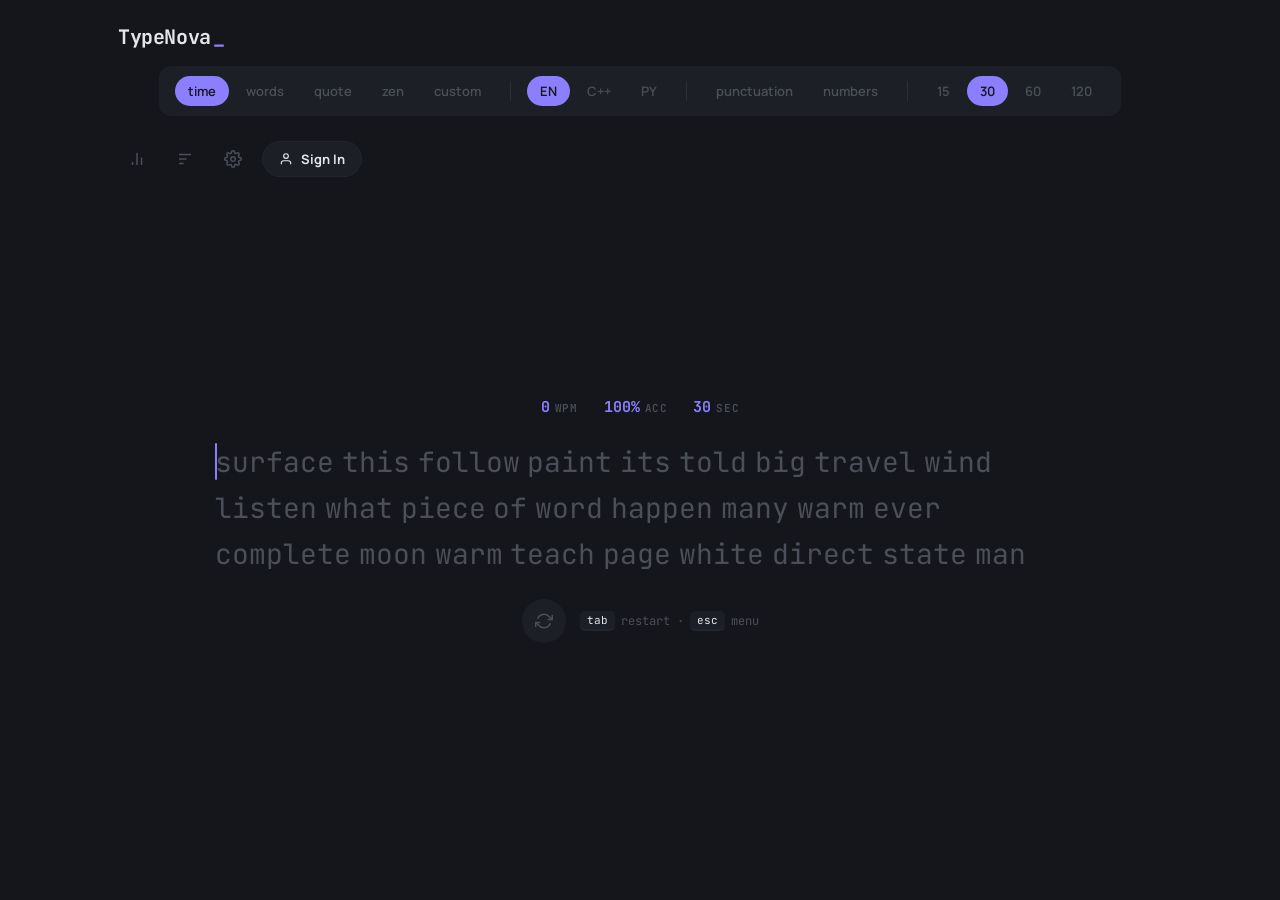
<file: index.html>
<!DOCTYPE html>
<html lang="en">
<head>
<meta charset="UTF-8">
<meta name="viewport" content="width=device-width, initial-scale=1.0, viewport-fit=cover">
<title>TypeNova_ Ultimate Edition</title>
<meta name="description" content="A fast, keyboard-first typing speed test with leaderboards, badges, and live stats.">
<link rel="preconnect" href="https://fonts.googleapis.com">
<link rel="preconnect" href="https://fonts.gstatic.com" crossorigin>
<link href="https://fonts.googleapis.com/css2?family=Manrope:wght@400;500;600;700;800&family=JetBrains+Mono:wght@400;500;600;700&family=Fira+Code:wght@400;500;600&family=IBM+Plex+Mono:wght@400;500;600&family=Space+Mono:wght@400;700&family=Roboto+Mono:wght@400;500;600&family=Source+Code+Pro:wght@400;500;600&display=swap" rel="stylesheet">
<style>
/* ============================= RESET & TOKENS ============================= */
*,*::before,*::after{box-sizing:border-box;margin:0;padding:0;}
html{color-scheme:dark;}
:root{
  --bg:#14161b; --panel:#1c1f26; --panel-2:#22262f; --text:#e4e6eb; --sub:#4b4f58;
  --error:#ff5c7a; --accent:#8b7fff; --accent2:#5eead4;
  --font-ui:'Manrope',sans-serif; --font-mono:'JetBrains Mono',monospace;
  --radius:10px; --shadow:0 20px 60px -20px rgba(0,0,0,.6);
}
.fs-sm{--test-fs:22px;} .fs-md{--test-fs:28px;} .fs-lg{--test-fs:34px;} .fs-xl{--test-fs:42px;}
@media (prefers-reduced-motion:reduce){ *,*::before,*::after{animation-duration:0.001ms !important;animation-iteration-count:1 !important;transition-duration:0.001ms !important;} }

body{
  min-height:100vh; background:var(--bg); color:var(--text); font-family:var(--font-ui);
  overflow-x:hidden; transition:background .25s ease,color .25s ease;
}
button,input,textarea{font:inherit;color:inherit;background:none;border:none;outline:none;}
button{cursor:pointer;} ul{list-style:none;} svg{display:block;}
::selection{background:var(--accent);color:var(--bg);}

/* ============================= LAYOUT & TOP BAR ============================= */
#app{ min-height:100vh; display:flex; flex-direction:column; max-width:1100px; margin:0 auto; padding:24px 28px 40px; }
#topBar{ display:flex; align-items:center; justify-content:space-between; gap:16px; flex-wrap:wrap; padding-bottom:22px; }
#logo{ font-family:var(--font-mono); font-weight:700; font-size:20px; letter-spacing:-0.02em; display:flex; align-items:center; gap:2px; user-select:none; }
#logo span{color:var(--accent);} #logoCaret{color:var(--accent); animation:blink 1s steps(1) infinite;}

#topRight{display:flex;align-items:center;gap:10px;}
.iconBtn{ width:38px;height:38px; display:flex;align-items:center;justify-content:center; border-radius:8px; color:var(--sub); transition:all .15s ease; }
.iconBtn:hover{background:var(--panel);color:var(--text);} .iconBtn:active{transform:scale(0.92);}
.iconBtn svg{width:18px;height:18px;}

/* Auth Button */
.userBtn { display: flex; align-items: center; gap: 8px; padding: 8px 16px; border-radius: 20px; background: var(--panel); color: var(--text); font-size: 13px; font-weight: 700; border: 1px solid var(--panel-2); transition: all 0.2s ease; cursor:pointer;}
.userBtn:hover { background: var(--panel-2); border-color: var(--accent); color: var(--accent); }
.userBtn svg { width: 14px; height: 14px; }
.userAvatar { width:20px; height:20px; border-radius:50%; background:var(--accent); color:var(--bg); display:none; align-items:center; justify-content:center; font-size:10px; font-weight:800; }

/* ---- mode config row ---- */
#modeConfig{ display:flex; align-items:center; justify-content:center; gap:10px; flex-wrap:wrap; padding:10px 16px; background:var(--panel); border-radius:12px; margin:0 auto 8px; transition:all .2s ease; }
#modeConfig.hidden{display:none;}
.configGroup{display:flex;align-items:center;gap:4px;flex-wrap:wrap;}
.configDivider{width:1px;height:20px;background:var(--sub);opacity:.35;margin:0 6px;}
.chip{ padding:6px 13px; border-radius:20px; font-size:13px; font-weight:600; color:var(--sub); display:flex;align-items:center;gap:6px; transition:all .15s ease; white-space:nowrap; }
.chip:hover{color:var(--text);} .chip.active{color:var(--bg);background:var(--accent);}
.chip svg{width:13px;height:13px;}
.toggleBtn.active{color:var(--accent2);background:transparent;}
.toggleBtn.active::after{content:'';display:inline-block;width:5px;height:5px;border-radius:50%;background:var(--accent2);margin-left:2px;}

#customPanel{ width:100%; display:flex; flex-direction:column; gap:10px; padding-top:8px; }
#customPanel.hidden{display:none;}
#customText{ width:100%;min-height:90px;resize:vertical; background:var(--panel-2); border-radius:8px;padding:12px; font-family:var(--font-mono);font-size:14px; color:var(--text); }
#customStartBtn{ align-self:flex-end; padding:8px 16px;border-radius:8px; background:var(--accent);color:var(--bg); font-weight:700;font-size:13px; }

/* ============================= TEST AREA ============================= */
#testWrap{ flex:1; display:flex; flex-direction:column; align-items:center; justify-content:center; gap:22px; padding:20px 0 40px; min-height:52vh; }
#liveStats{ display:flex;gap:26px; font-family:var(--font-mono); color:var(--accent); font-size:15px;font-weight:600; height:20px; }
#liveStats span{display:flex;align-items:baseline;gap:5px;}
#liveStats .lbl{color:var(--sub);font-size:11px;font-weight:600;text-transform:uppercase;letter-spacing:.06em;}
#liveStats .hidden{display:none;}

#typingArea{ position:relative; width:100%; max-width:850px; outline:none; cursor:text; }
#wordsViewport{ overflow:hidden; height:calc(var(--test-fs) * 1.65 * 3); transition:opacity .15s ease; }
#typingArea.blurred #wordsViewport{filter:blur(5px);opacity:.5;}
#focusHint{ position:absolute;inset:0; display:none; align-items:center;justify-content:center; font-size:14px;color:var(--sub); pointer-events:none; }
#typingArea.blurred #focusHint{display:flex;}

#wordsTrack{ display:flex;flex-wrap:wrap; align-content:flex-start; font-family:var(--font-mono); font-size:var(--test-fs); line-height:1.65; will-change:transform; transition:transform .2s ease; }
.word{ position:relative; margin:0 0.28em 0 0; white-space:nowrap; }
.letter{color:var(--sub);transition:color .06s ease;}
.letter.correct{color:var(--text);} .letter.incorrect{color:var(--error);} .letter.extra{color:var(--error);opacity:.65;}
.letter.missed{color:var(--error);text-decoration:underline;text-decoration-style:dotted;text-underline-offset:3px;}
.word.shake{animation:shake .18s ease;} .letter.flash{animation:flash .18s ease;}

#caret{ position:absolute;top:0;left:0; background:var(--accent); border-radius:1px; pointer-events:none; transition:transform .1s cubic-bezier(.3,.9,.4,1),opacity .1s ease; }
#caret.instant{transition:opacity .1s ease;} #caret.blink{animation:blink 1s steps(1) infinite;}
#caret.style-line{width:2px;} #caret.style-block{opacity:.28;} #caret.style-underline{opacity:1;} #caret.style-off{display:none;}
#hiddenInput{ position:absolute; opacity:0;pointer-events:none; width:1px;height:1px; }

#restartRow{ display:flex;align-items:center;gap:14px; }
#restartBtn{ width:44px;height:44px;border-radius:50%; background:var(--panel);color:var(--sub); display:flex;align-items:center;justify-content:center; transition:all .2s ease; }
#restartBtn:hover{background:var(--panel-2);color:var(--accent);}
#restartBtn.spin{transform:rotate(-360deg);}
#restartBtn svg{width:18px;height:18px;}
.hintText{font-size:12px;color:var(--sub);font-family:var(--font-mono);display:flex;align-items:center;gap:6px;}
kbd{ background:var(--panel); padding:2px 7px;border-radius:5px; font-family:var(--font-mono);font-size:11px; color:var(--text); border-bottom:2px solid var(--panel-2); }
#finishZenBtn{display:none;} #finishZenBtn.show{display:flex;}

/* ============================= RESULTS ============================= */
#resultsScreen{ flex:1; display:flex; flex-direction:column; align-items:center; justify-content:center; gap:26px; padding:20px 0 40px; animation:fadeUp .4s ease; }
#resultsScreen.hidden{display:none;}
#resultHead{ display:flex;align-items:baseline;gap:34px;flex-wrap:wrap;justify-content:center; }
#resultWpmBlock{text-align:left;}
#resultWpmBig{ font-family:var(--font-mono); font-weight:700; font-size:96px; line-height:1; color:var(--accent); letter-spacing:-0.03em; }
#resultWpmLabel{ font-size:13px;color:var(--sub);text-transform:uppercase;letter-spacing:.08em;font-weight:700;margin-top:6px; }
#resultAccBlock #resultAccBig{ font-family:var(--font-mono);font-weight:700;font-size:52px;color:var(--accent2);line-height:1; }
#resultAccBlock{text-align:left;}

#pbBadge{ display:none; align-items:center;gap:6px; padding:6px 14px;border-radius:20px; background:rgba(94,234,212,.12); color:var(--accent2); font-weight:700;font-size:12.5px; animation:pulse 1.6s ease infinite; }
#pbBadge.show{display:inline-flex;}
#failBadge{ display:none; padding:6px 14px;border-radius:20px; background:rgba(255,92,122,.12); color:var(--error);font-weight:700;font-size:12.5px; }
#failBadge.show{display:inline-block;}

#newBadgesPanel { display:none; flex-direction:column; align-items:center; gap:12px; padding:16px; background:var(--panel); border-radius:12px; border:1px solid var(--accent); animation:pulse 2s infinite; }
.badgeItem { display:inline-flex; align-items:center; gap:6px; padding:6px 12px; border-radius:20px; background:var(--panel-2); font-size:12px; font-weight:700; color:var(--accent2); }

#resultStatsGrid{ display:grid; grid-template-columns:repeat(4,minmax(110px,1fr)); gap:22px 34px; font-family:var(--font-mono); }
.statCell .statVal{font-size:20px;font-weight:600;color:var(--text);} .statCell .statLbl{font-size:11px;color:var(--sub);text-transform:uppercase;letter-spacing:.06em;margin-top:3px;}

#chartWrap{ width:100%;max-width:760px; background:var(--panel); border-radius:14px; padding:18px 18px 8px; }
#chartLegend{display:flex;gap:18px;font-size:11.5px;color:var(--sub);padding-bottom:6px;font-family:var(--font-mono);}
#chartLegend span{display:flex;align-items:center;gap:6px;}
.legendDot{width:8px;height:8px;border-radius:50%;}
#wpmChart{width:100%;height:170px;}
.chartLine{fill:none;stroke-width:2;stroke-linejoin:round;stroke-linecap:round;}
.chartLineWpm{stroke:var(--accent);} .chartLineRaw{stroke:var(--accent2);stroke-dasharray:4 4;opacity:.7;}
.chartErrTick{fill:var(--error);} .chartAxisText{fill:var(--sub);font-family:var(--font-mono);font-size:9px;} .chartGrid{stroke:var(--sub);stroke-opacity:.12;}

#recentWrap{width:100%;max-width:760px;}
#recentWrap h4{font-size:11px;color:var(--sub);text-transform:uppercase;letter-spacing:.07em;margin-bottom:8px;font-weight:700;}
#recentList{display:flex;flex-direction:column;gap:4px;}
.recentRow{ display:flex;justify-content:space-between;align-items:center; padding:8px 12px;border-radius:8px;background:var(--panel); font-family:var(--font-mono);font-size:12.5px;color:var(--sub); }
.recentRow b{color:var(--text);} .recentRow .rMode{color:var(--sub);}

#resultActions{display:flex;gap:12px;}
.btnPrimary,.btnGhost{ padding:11px 22px;border-radius:10px;font-weight:700;font-size:13.5px; display:flex;align-items:center;gap:8px; transition:transform .15s ease,background .15s ease; }
.btnPrimary{background:var(--accent);color:var(--bg);} .btnPrimary:hover{transform:translateY(-1px);}
.btnGhost{background:var(--panel);color:var(--text);} .btnGhost:hover{background:var(--panel-2);}

/* ============================= OVERLAYS ============================= */
.overlay{ position:fixed;inset:0; background:rgba(6,7,9,.6); backdrop-filter:blur(6px); display:flex;align-items:center;justify-content:center; z-index:50; padding:24px; animation:fadeIn .15s ease; }
.overlay.hidden{display:none;}
.modalPanel{ width:100%;max-width:640px;max-height:80vh;overflow-y:auto; background:var(--panel);border-radius:16px; padding:26px 26px 30px; box-shadow:var(--shadow); }
.modalPanel::-webkit-scrollbar{width:8px;} .modalPanel::-webkit-scrollbar-thumb{background:var(--panel-2);border-radius:8px;}
.modalHead{display:flex;justify-content:space-between;align-items:center;margin-bottom:18px;}
.modalHead h2{font-size:17px;font-weight:800; display:flex; align-items:center; gap:8px;}

/* Auth & Leaderboard Custom UI */
.authInput { width:100%; background:var(--panel-2); color:var(--text); padding:12px 16px; border-radius:10px; font-size:14px; font-family:var(--font-mono); margin-bottom:12px; border:1px solid transparent; transition:border 0.2s;}
.authInput:focus { border-color:var(--accent); }
.authBtn { width:100%; padding:12px; border-radius:10px; background:var(--accent); color:var(--bg); font-weight:700; font-size:14px; margin-top:8px; transition:transform 0.1s;}
.authBtn:active { transform:scale(0.98); }
.lbRow { display:flex; justify-content:space-between; align-items:center; padding:12px 16px; border-radius:10px; background:var(--panel-2); margin-bottom:8px; transition:transform 0.1s; }
.lbRow:hover { transform:translateX(4px); border-left:3px solid var(--accent); }
.lbRank { font-family:var(--font-mono); font-weight:800; font-size:16px; color:var(--sub); width:30px; }
.lbUser { flex:1; font-weight:700; font-size:14px; display:flex; align-items:center; gap:8px;}
.lbWpm { font-family:var(--font-mono); font-weight:800; font-size:20px; color:var(--accent); }
.lbBadges { display:flex; gap:4px; margin-right: 12px; }
.badgeIcon { font-size:14px; cursor:help; }

/* Settings Panels */
.settingsSection{margin-bottom:22px;}
.settingsSection h3{ font-size:11px;color:var(--sub);text-transform:uppercase;letter-spacing:.08em; margin-bottom:12px;font-weight:700; }
.settingRow{ display:flex;justify-content:space-between;align-items:center; padding:9px 0;gap:14px;flex-wrap:wrap; }
.settingRow > span:first-child{font-size:13.5px;color:var(--text);font-weight:600;}
.segGroup{display:flex;gap:4px;background:var(--panel-2);padding:3px;border-radius:9px;}
.segGroup button{ padding:6px 12px;border-radius:6px;font-size:12px;font-weight:700;color:var(--sub); transition:all .15s ease; }
.segGroup button.active{background:var(--accent);color:var(--bg);}
.switch{ width:38px;height:22px;border-radius:20px;background:var(--panel-2); position:relative;transition:background .15s ease;flex-shrink:0; }
.switch::after{ content:'';position:absolute;top:2px;left:2px;width:18px;height:18px;border-radius:50%; background:var(--sub);transition:transform .15s ease,background .15s ease; }
.switch.on{background:rgba(139,127,255,.25);} .switch.on::after{transform:translateX(16px);background:var(--accent);}

.themeGrid{display:grid;grid-template-columns:repeat(auto-fill,minmax(130px,1fr));gap:10px;}
.themeSwatch{ display:flex;align-items:center;gap:8px; padding:8px 10px;border-radius:9px;background:var(--panel-2); border:1.5px solid transparent; font-size:12px;font-weight:700; transition:border-color .15s ease; }
.themeSwatch.active{border-color:var(--accent);}
.swatchDots{display:flex;gap:3px;} .swatchDot{width:9px;height:9px;border-radius:50%;}
select.selectMini{ background:var(--panel-2);padding:7px 10px;border-radius:7px;font-size:12.5px;font-weight:600; max-width:170px; }
input[type=range]{width:110px;accent-color:var(--accent);}
.settingsFooterRow{display:flex;gap:10px;margin-top:6px;}
.smallGhostBtn{ padding:8px 14px;border-radius:8px;background:var(--panel-2);color:var(--sub);font-size:12px;font-weight:700; }
.smallGhostBtn:hover{color:var(--error);}

/* ---- command palette ---- */
#paletteInputRow{display:flex;align-items:center;gap:10px;padding:14px 18px;border-bottom:1px solid var(--panel-2);}
#paletteInputRow svg{width:16px;height:16px;color:var(--sub);flex-shrink:0;}
#paletteInput{flex:1;font-size:14px;color:var(--text);} #paletteInput::placeholder{color:var(--sub);}
#paletteList{max-height:340px;overflow-y:auto;padding:8px;}
.paletteItem{ display:flex;justify-content:space-between;align-items:center; padding:10px 12px;border-radius:8px;font-size:13.5px;color:var(--text); cursor:pointer;}
.paletteItem .pCat{color:var(--sub);font-size:11px;} .paletteItem.sel{background:var(--panel-2);}
.paletteEmpty{padding:20px;text-align:center;color:var(--sub);font-size:13px;}

/* ---- toast ---- */
#toast{ position:fixed;bottom:26px;left:50%; transform:translate(-50%,20px); background:var(--panel);color:var(--text); padding:11px 20px;border-radius:24px; font-size:13px;font-weight:600; box-shadow:var(--shadow); opacity:0;pointer-events:none; transition:opacity .2s ease,transform .2s ease; z-index:80; display:flex;align-items:center;gap:8px; }
#toast.show{opacity:1;transform:translate(-50%,0);} #toast .dot{width:6px;height:6px;border-radius:50%;background:var(--accent2);}

/* ============================= ANIMATIONS ============================= */
@keyframes blink{0%,50%{opacity:1;}50.01%,100%{opacity:0;}}
@keyframes shake{ 0%,100%{transform:translateX(0);} 25%{transform:translateX(-4px);} 75%{transform:translateX(4px);} }
@keyframes flash{0%{filter:brightness(1.8);}100%{filter:brightness(1);}}
@keyframes fadeUp{from{opacity:0;transform:translateY(14px);}to{opacity:1;transform:translateY(0);}}
@keyframes fadeIn{from{opacity:0;}to{opacity:1;}}
@keyframes pulse{0%,100%{box-shadow:0 0 0 0 rgba(94,234,212,.35);}50%{box-shadow:0 0 0 6px rgba(94,234,212,0);}}

@media (max-width:720px){
  #app{padding:16px 16px 28px;} #resultWpmBig{font-size:64px;} #resultAccBlock #resultAccBig{font-size:36px;}
  #resultStatsGrid{grid-template-columns:repeat(2,1fr);gap:16px 24px;}
  .fs-md{--test-fs:22px;} .fs-lg{--test-fs:26px;} .fs-xl{--test-fs:32px;}
  #resultHead{gap:20px;} #modeConfig{gap:6px;padding:8px 10px;} .configDivider{margin:0 3px;}
}
</style>
</head>
<body>
<div id="app">

  <!-- ===================== TOP BAR ===================== -->
  <header id="topBar">
    <div id="logo">TypeNova<span id="logoCaret">_</span></div>

    <div id="modeConfig">
      <div class="configGroup" id="modeGroup">
        <button class="chip active" data-mode="time">time</button>
        <button class="chip" data-mode="words">words</button>
        <button class="chip" data-mode="quote">quote</button>
        <button class="chip" data-mode="zen">zen</button>
        <button class="chip" data-mode="custom">custom</button>
      </div>
      <div class="configDivider" id="divider1"></div>
      
      <div class="configGroup" id="langGroup">
        <button class="chip active" data-lang="english">EN</button>
        <button class="chip" data-lang="c_code">C++</button>
        <button class="chip" data-lang="python">PY</button>
      </div>
      <div class="configDivider" id="divider3"></div>

      <div class="configGroup" id="toggleGroup">
        <button class="chip toggleBtn" data-toggle="punctuation">punctuation</button>
        <button class="chip toggleBtn" data-toggle="numbers">numbers</button>
      </div>
      <div class="configDivider" id="divider2"></div>
      <div class="configGroup" id="amountGroup">
        <!-- Injected via JS -->
      </div>

      <div id="customPanel" class="hidden">
        <textarea id="customText" placeholder="Paste or type the text you want to practice on…"></textarea>
        <button id="customStartBtn">Start test →</button>
      </div>
    </div>

    <div id="topRight">
      <button class="iconBtn" id="leaderboardBtn" title="Global Leaderboard">
        <svg viewBox="0 0 24 24" fill="none" stroke="currentColor" stroke-width="2"><path d="M18 20V10M12 20V4M6 20v-4"/></svg>
      </button>
      <button class="iconBtn" id="paletteBtn" title="Command menu (Esc)">
        <svg viewBox="0 0 24 24" fill="none" stroke="currentColor" stroke-width="2"><path d="M4 6h16M4 12h10M4 18h6"/></svg>
      </button>
      <button class="iconBtn" id="settingsBtn" title="Settings">
        <svg viewBox="0 0 24 24" fill="none" stroke="currentColor" stroke-width="2"><circle cx="12" cy="12" r="3"/><path d="M19.4 15a1.65 1.65 0 00.33 1.82l.06.06a2 2 0 11-2.83 2.83l-.06-.06a1.65 1.65 0 00-1.82-.33 1.65 1.65 0 00-1 1.51V21a2 2 0 01-4 0v-.09A1.65 1.65 0 009 19.4a1.65 1.65 0 00-1.82.33l-.06.06a2 2 0 11-2.83-2.83l.06-.06A1.65 1.65 0 004.6 15a1.65 1.65 0 00-1.51-1H3a2 2 0 010-4h.09A1.65 1.65 0 004.6 9a1.65 1.65 0 00-.33-1.82l-.06-.06a2 2 0 112.83-2.83l.06.06A1.65 1.65 0 009 4.6a1.65 1.65 0 001-1.51V3a2 2 0 014 0v.09a1.65 1.65 0 001 1.51 1.65 1.65 0 001.82-.33l.06-.06a2 2 0 112.83 2.83l-.06.06A1.65 1.65 0 0019.4 9a1.65 1.65 0 001.51 1H21a2 2 0 010 4h-.09a1.65 1.65 0 00-1.51 1z"/></svg>
      </button>
      <button class="userBtn" id="authTriggerBtn">
        <div class="userAvatar" id="userAvatar">?</div>
        <svg id="authIcon" viewBox="0 0 24 24" fill="none" stroke="currentColor" stroke-width="2"><path d="M20 21v-2a4 4 0 0 0-4-4H8a4 4 0 0 0-4 4v2"/><circle cx="12" cy="7" r="4"/></svg>
        <span id="authLabel">Sign In</span>
      </button>
    </div>
  </header>

  <!-- ===================== TEST AREA ===================== -->
  <main id="testWrap">
    <div id="liveStats">
      <span id="liveWpmWrap"><b id="liveWpm">0</b><span class="lbl">wpm</span></span>
      <span id="liveAccWrap"><b id="liveAcc">100%</b><span class="lbl">acc</span></span>
      <span id="liveTimeWrap"><b id="liveTime">30</b><span class="lbl" id="liveTimeLbl">sec</span></span>
    </div>
    <div id="typingArea" tabindex="0">
      <div id="wordsViewport"><div id="wordsTrack"></div></div>
      <div id="caret" class="style-line"></div>
      <div id="focusHint">click here or press any key to focus</div>
      <input id="hiddenInput" autocomplete="off" autocapitalize="off" autocorrect="off" spellcheck="false" maxlength="1">
    </div>
    <div id="restartRow">
      <button id="restartBtn" title="Restart (Tab)"><svg viewBox="0 0 24 24" fill="none" stroke="currentColor" stroke-width="2"><path d="M23 4v6h-6M1 20v-6h6"/><path d="M3.51 9a9 9 0 0114.85-3.36L23 10M1 14l4.64 4.36A9 9 0 0020.49 15"/></svg></button>
      <span class="hintText"><kbd>tab</kbd> restart · <kbd>esc</kbd> menu</span>
      <button id="finishZenBtn" class="btnGhost">Finish test</button>
    </div>
  </main>

  <!-- ===================== RESULTS ===================== -->
  <section id="resultsScreen" class="hidden">
    <div id="resultHead">
      <div id="resultWpmBlock"><div id="resultWpmBig">0</div><div id="resultWpmLabel">words / min</div></div>
      <div id="resultAccBlock"><div id="resultAccBig">0%</div><div id="resultWpmLabel">accuracy</div></div>
      <span id="pbBadge">★ new personal best</span>
      <span id="failBadge">test failed</span>
    </div>

    <!-- Achievement Unlock Notification -->
    <div id="newBadgesPanel">
        <span style="font-size: 11px; color: var(--sub); text-transform: uppercase; font-weight: 800;">Achievement Unlocked!</span>
        <div id="newBadgesContainer" style="display:flex; gap:8px;"></div>
    </div>

    <div id="resultStatsGrid">
      <div class="statCell"><div class="statVal" id="statRaw">0</div><div class="statLbl">raw wpm</div></div>
      <div class="statCell"><div class="statVal" id="statConsistency">0%</div><div class="statLbl">consistency</div></div>
      <div class="statCell"><div class="statVal" id="statChars">0/0/0/0</div><div class="statLbl">chars (ok/err/ex/mis)</div></div>
      <div class="statCell"><div class="statVal" id="statTime">0s</div><div class="statLbl">time</div></div>
      <div class="statCell"><div class="statVal" id="statMode">time 30</div><div class="statLbl">test mode</div></div>
      <div class="statCell"><div class="statVal" id="statDiff">normal</div><div class="statLbl">difficulty</div></div>
    </div>

    <div id="chartWrap">
      <div id="chartLegend">
        <span><i class="legendDot" style="background:var(--accent)"></i>wpm</span>
        <span><i class="legendDot" style="background:var(--accent2)"></i>raw</span>
        <span><i class="legendDot" style="background:var(--error)"></i>error</span>
      </div>
      <svg id="wpmChart" viewBox="0 0 700 170" preserveAspectRatio="none"></svg>
    </div>

    <div id="recentWrap">
      <h4>recent tests</h4>
      <div id="recentList"></div>
    </div>

    <div id="resultActions">
      <button class="btnPrimary" id="nextTestBtn">Next test <kbd style="background:rgba(0,0,0,.2);border-color:transparent;color:inherit">tab</kbd></button>
      <button class="btnGhost" id="repeatTestBtn">Repeat</button>
    </div>
  </section>
</div>

<!-- ===================== AUTH & PROFILE OVERLAY ===================== -->
<div class="overlay hidden" id="authOverlay">
  <div class="modalPanel">
    <div class="modalHead">
      <h2 id="authModalTitle">Sign In</h2>
      <button class="iconBtn" onclick="closeModal('authOverlay')"><svg viewBox="0 0 24 24" fill="none" stroke="currentColor" stroke-width="2"><path d="M18 6L6 18M6 6l12 12"/></svg></button>
    </div>
    <div id="loginView">
        <p style="font-size:13px; color:var(--sub); margin-bottom:20px;">Log in to save your personal bests, earn achievement badges, and climb the global leaderboard.</p>
        <input type="text" id="usernameInput" class="authInput" placeholder="Enter Username (e.g. Guest_Typist)" autocomplete="off">
        <button class="authBtn" onclick="handleLogin()">Authenticate Terminal</button>
    </div>
    <div id="profileView" class="hidden">
        <div style="display:flex; align-items:center; gap:16px; margin-bottom:24px;">
            <div class="userAvatar" id="profileAvatar" style="width:60px; height:60px; font-size:24px; display:flex;">?</div>
            <div>
                <h3 id="profileName" style="font-size:20px; font-weight:800; color:var(--text);">Username</h3>
                <p id="profileHighscore" style="font-size:14px; font-family:var(--font-mono); color:var(--accent);">Highscore: 0 WPM</p>
            </div>
        </div>
        <div style="margin-bottom:20px;">
            <span style="font-size:11px; color:var(--sub); text-transform:uppercase; font-weight:800;">Earned Badges</span>
            <div id="profileBadges" style="display:flex; gap:8px; flex-wrap:wrap; margin-top:8px;"></div>
        </div>
        <button class="authBtn" style="background:var(--panel-2); color:var(--error);" onclick="handleLogout()">Sign Out</button>
    </div>
  </div>
</div>

<!-- ===================== LEADERBOARD OVERLAY ===================== -->
<div class="overlay hidden" id="leaderboardOverlay">
  <div class="modalPanel" style="max-width: 650px;">
    <div class="modalHead">
      <h2><svg viewBox="0 0 24 24" width="20" fill="none" stroke="var(--accent)" stroke-width="2"><path d="M18 20V10M12 20V4M6 20v-4"/></svg> Global Leaderboard</h2>
      <button class="iconBtn" onclick="closeModal('leaderboardOverlay')"><svg viewBox="0 0 24 24" fill="none" stroke="currentColor" stroke-width="2"><path d="M18 6L6 18M6 6l12 12"/></svg></button>
    </div>
    <div id="leaderboardList">
        <!-- Rendered via JS -->
    </div>
  </div>
</div>

<!-- ===================== SETTINGS OVERLAY ===================== -->
<div class="overlay hidden" id="settingsOverlay">
  <div class="modalPanel">
    <div class="modalHead">
      <h2>Settings</h2>
      <button class="iconBtn" id="closeSettingsBtn"><svg viewBox="0 0 24 24" fill="none" stroke="currentColor" stroke-width="2"><path d="M18 6L6 18M6 6l12 12"/></svg></button>
    </div>
    <div class="settingsSection">
      <h3>Behavior</h3>
      <div class="settingRow">
        <span>Difficulty</span>
        <div class="segGroup" data-setting="difficulty">
          <button data-val="normal">normal</button><button data-val="expert">expert</button><button data-val="master">master</button>
        </div>
      </div>
      <div class="settingRow">
        <span>Stop on error</span>
        <div class="segGroup" data-setting="stopOnError">
          <button data-val="off">off</button><button data-val="word">word</button><button data-val="letter">letter</button>
        </div>
      </div>
      <div class="settingRow"><span>Blind mode</span><button class="switch" data-setting="blindMode"></button></div>
    </div>
    <div class="settingsSection">
      <h3>Sound (TypeNova Mechanical Synth)</h3>
      <div class="settingRow"><span>Click sound</span><button class="switch" data-setting="soundOnClick"></button></div>
      <div class="settingRow"><span>Volume</span><input type="range" min="0" max="1" step="0.05" id="volumeSlider"></div>
    </div>
    <div class="settingsSection">
      <h3>Caret</h3>
      <div class="settingRow">
        <span>Style</span>
        <div class="segGroup" data-setting="caretStyle">
          <button data-val="line">line</button><button data-val="block">block</button><button data-val="underline">underline</button><button data-val="off">off</button>
        </div>
      </div>
      <div class="settingRow"><span>Smooth caret</span><button class="switch" data-setting="smoothCaret"></button></div>
      <div class="settingRow"><span>Blink</span><button class="switch" data-setting="caretBlink"></button></div>
    </div>
    <div class="settingsSection">
      <h3>Appearance</h3>
      <div class="settingRow"><span>Theme</span></div>
      <div class="themeGrid" id="themeGrid"></div>
      <div class="settingRow" style="margin-top:14px;"><span>Font</span><select class="selectMini" id="fontSelect"></select></div>
      <div class="settingRow">
        <span>Font size</span>
        <div class="segGroup" data-setting="fontSize">
          <button data-val="sm">S</button><button data-val="md">M</button><button data-val="lg">L</button><button data-val="xl">XL</button>
        </div>
      </div>
    </div>
    <div class="settingsSection">
      <h3>Live stats</h3>
      <div class="settingRow"><span>Live WPM</span><button class="switch" data-setting="liveWpm"></button></div>
      <div class="settingRow"><span>Live accuracy</span><button class="switch" data-setting="liveAcc"></button></div>
      <div class="settingRow"><span>Live timer / progress</span><button class="switch" data-setting="liveTimer"></button></div>
    </div>
    <div class="settingsSection">
      <h3>Data</h3>
      <div class="settingsFooterRow">
        <button class="smallGhostBtn" id="resetSettingsBtn">Reset settings</button>
        <button class="smallGhostBtn" id="clearHistoryBtn">Clear history &amp; PBs</button>
      </div>
    </div>
  </div>
</div>

<!-- ===================== COMMAND PALETTE OVERLAY ===================== -->
<div class="overlay hidden" id="paletteOverlay">
  <div class="modalPanel" id="commandPalette" style="padding:0;">
    <div id="paletteInputRow">
      <svg viewBox="0 0 24 24" fill="none" stroke="currentColor" stroke-width="2"><circle cx="11" cy="11" r="8"/><path d="M21 21l-4.35-4.35"/></svg>
      <input id="paletteInput" placeholder="Type a command…" autocomplete="off">
    </div>
    <ul id="paletteList"></ul>
  </div>
</div>

<div id="toast"><i class="dot"></i><span id="toastText"></span></div>

<script>
(function(){
"use strict";

/* ============================================================
   DOM UTILITIES
   ============================================================ */
var $ = function(id){ return document.getElementById(id); };

/* ============================================================
   CLIENT-SIDE DATABASE & AUTH LOGIC (localStorage)
   ============================================================ */
const DEFAULT_USERS = {
    "KULKARNI PRANAV PRAHALAD": { wpm: 145, tests: 112, badges: ["🏆 C-Syntax Master", "⚡ RTX Overclocked", "⌨️ Fast Fingers"] },
    "Vikram Choudhar": { wpm: 121, tests: 45, badges: ["🔥 Speed Demon", "⌨️ Fast Fingers"] },
    "Guest_Typist": { wpm: 85, tests: 12, badges: ["⌨️ Fast Fingers"] }
};

let UsersDB = JSON.parse(localStorage.getItem("typenova_users")) || DEFAULT_USERS;
let currentUser = localStorage.getItem("typenova_current_user") || null;

function saveDB() {
    localStorage.setItem("typenova_users", JSON.stringify(UsersDB));
    localStorage.setItem("typenova_current_user", currentUser || "");
}

function updateAuthUI() {
    const lbl = $("authLabel"), icon = $("authIcon"), avatar = $("userAvatar");
    if (currentUser) {
        lbl.textContent = currentUser.split(" ")[0]; 
        icon.style.display = "none";
        avatar.style.display = "flex";
        avatar.textContent = currentUser.charAt(0).toUpperCase();
    } else {
        lbl.textContent = "Sign In";
        icon.style.display = "block";
        avatar.style.display = "none";
    }
}

window.handleLogin = function() {
    const input = $("usernameInput").value.trim();
    if (!input) return;
    if (!UsersDB[input]) UsersDB[input] = { wpm: 0, tests: 0, badges: [] }; 
    currentUser = input; saveDB(); updateAuthUI(); closeModal('authOverlay');
    $("usernameInput").value = "";
    showToast(`Welcome back, ${currentUser.split(" ")[0]}`);
};

window.handleLogout = function() {
    currentUser = null; saveDB(); updateAuthUI(); closeModal('authOverlay');
    showToast("Signed out successfully");
};

window.openAuthModal = function() {
    $("authOverlay").classList.remove("hidden");
    if (currentUser) {
        $("loginView").classList.add("hidden");
        $("profileView").classList.remove("hidden");
        $("authModalTitle").textContent = "Player Profile";
        $("profileName").textContent = currentUser;
        $("profileAvatar").textContent = currentUser.charAt(0).toUpperCase();
        $("profileHighscore").textContent = `Global Highscore: ${UsersDB[currentUser].wpm} WPM`;
        
        const badgeBox = $("profileBadges");
        badgeBox.innerHTML = "";
        const userBadges = UsersDB[currentUser].badges;
        if (userBadges.length === 0) badgeBox.innerHTML = "<span style='color:var(--sub); font-size:12px;'>No badges earned yet. Keep typing!</span>";
        userBadges.forEach(b => badgeBox.innerHTML += `<div class="badgeItem">${b}</div>`);
    } else {
        $("loginView").classList.remove("hidden");
        $("profileView").classList.add("hidden");
        $("authModalTitle").textContent = "Sign In";
        setTimeout(() => $("usernameInput").focus(), 50);
    }
};

window.closeModal = function(id) { 
    var el = typeof id === "string" ? $(id) : id;
    if(el) el.classList.add("hidden"); 
    focusInput(); 
};

window.openLeaderboard = function() {
    $("leaderboardOverlay").classList.remove("hidden");
    const list = $("leaderboardList"); list.innerHTML = "";
    
    const sortedUsers = Object.keys(UsersDB).sort((a, b) => UsersDB[b].wpm - UsersDB[a].wpm);
    sortedUsers.forEach((user, index) => {
        const data = UsersDB[user];
        const isMe = user === currentUser;
        let badgesHTML = data.badges.map(b => `<span class="badgeIcon" title="${b}">${b.split(' ')[0]}</span>`).join('');
        list.innerHTML += `
            <div class="lbRow" style="${isMe ? 'border-left: 3px solid var(--accent); background: var(--panel);' : ''}">
                <div class="lbRank">#${index + 1}</div>
                <div class="lbUser">${user} ${isMe ? '<span style="font-size:10px; color:var(--accent); background:rgba(139,127,255,0.2); padding:2px 6px; border-radius:4px;">YOU</span>' : ''}</div>
                <div class="lbBadges">${badgesHTML}</div>
                <div class="lbWpm">${data.wpm} <span style="font-size:10px; color:var(--sub);">WPM</span></div>
            </div>
        `;
    });
};

/* ============================================================
   DATA (TypeNova Integrated Dictionaries)
   ============================================================ */
var DICTIONARIES = {
  english: ["the","of","and","a","to","in","is","you","that","it","he","was","for","on","are","as","with","his","they","at","be","this","have","from","or","one","had","by","word","but","not","what","all","were","when","your","can","said","there","use","each","which","she","how","their","will","other","about","out","many","then","them","these","would","make","like","him","into","time","has","look","two","more","write","see","number","way","could","people","than","first","water","been","who","its","now","find","long","down","day","did","get","come","made","may","part","over","new","sound","only","little","work","know","place","year","live","back","give","most","very","after","thing","name","good","sentence","man","think","say","great","where","help","through","much","before","line","right","too","mean","old","any","same","tell","boy","follow","came","want","show","also","around","form","three","small","set","put","end","does","another","well","large","must","big","even","such","because","turn","here","why","ask","went","men","read","need","land","different","home","move","try","kind","hand","picture","again","change","off","play","spell","air","away","animal","house","point","page","letter","mother","answer","found","study","still","learn","should","world","school","grow","food","under","last","never","us","left","late","run","dont","while","press","close","night","real","few","north","open","seem","together","next","white","children","begin","got","walk","example","ease","paper","group","always","music","those","both","mark","often","letters","until","mile","river","car","feet","care","second","enough","plain","girl","usual","young","ready","above","ever","red","list","though","feel","talk","bird","soon","body","dog","family","direct","leave","song","measure","state","product","black","short","numeral","class","wind","question","happen","complete","ship","area","half","rock","order","fire","south","problem","piece","told","knew","pass","since","top","whole","king","space","heard","best","hour","better","true","during","hundred","five","remember","step","early","hold","west","ground","interest","reach","fast","verb","sing","listen","six","table","travel","less","morning","ten","simple","several","vowel","toward","war","lay","against","pattern","slow","center","love","person","money","serve","appear","road","map","science","rule","govern","pull","cold","notice","voice","unit","power","town","fine","certain","fly","fall","lead","cry","dark","machine","note","wait","plan","figure","star","box","noun","field","rest","correct","able","pound","done","beauty","drive","stood","contain","front","teach","week","final","gave","green","oh","quick","develop","ocean","warm","free","minute","strong","special","mind","behind","clear","tail","produce","fact","street","inch","multiply","nothing","course","stay","wheel","full","force","blue","object","decide","surface","deep","moon","island","foot","system","busy","test","record","boat","common","gold","possible","plane","stead","dry","wonder","laugh","thousand","ago","ran","check","game","shape","equate","hot","miss","brought","heat","snow","tire","bring","yes","distant","fill","east","paint","language","among"],
  c_code: "int main() { char str[50]; printf(hello); return 0; } for(int i=0; i<10; i++) while(x>0) if(cond) else switch(v) case 1: break; struct Node { int d; Node* n; }; void func(int* p) malloc(sizeof(int)) free(p) #include <stdio.h> size_t strcpy()".split(" "),
  python: "def function(args): return True class Object: __init__(self): pass import os sys from datetime import timedelta if __name__ == '__main__': list_comp = [x for x in range(10)] dict_val = {'key': 'value'} try: except Exception as e: print(f'{var}') yield lambda x: x+1".split(" ")
};

var QUOTES = {
  short:[ "Practice does not make perfect. Practice reduces the distance between intention and result.", "A quiet room and a warm cup of coffee are the best editing tools you will ever own." ],
  medium:[ "Somewhere between the first clumsy attempt and true fluency lies a long stretch of unglamorous repetition, the kind nobody photographs or celebrates, yet it is exactly what separates those who quit from those who simply keep going." ],
  long:[ "Long before typing was measured in words per minute, clerks and typesetters were praised simply for legibility, for consistency, for hands that did not tire by the fortieth page. Speed came later, once machines could keep pace with thought, and once someone decided that faster was also better." ]
};

var THEMES = [
  {id:"telegraph",name:"Telegraph",bg:"#14161b",panel:"#1c1f26",panel2:"#22262f",text:"#e4e6eb",sub:"#4b4f58",error:"#ff5c7a",accent:"#8b7fff",accent2:"#5eead4"},
  {id:"nightowl",name:"Nightowl",bg:"#0f1720",panel:"#16212b",panel2:"#1c2b37",text:"#d6e2e8",sub:"#3e5361",error:"#ff6b6b",accent:"#63d2ff",accent2:"#f5c15c"},
  {id:"dune",name:"Dune",bg:"#1b140e",panel:"#251c13",panel2:"#2d2318",text:"#f0e4d3",sub:"#6b5a45",error:"#e85c4a",accent:"#e8a33d",accent2:"#7fb77e"},
  {id:"terminal",name:"Terminal",bg:"#0b0f0c",panel:"#121712",panel2:"#182018",text:"#c9f5d0",sub:"#3c4f3e",error:"#ff6b6b",accent:"#4affa0",accent2:"#4ad6ff"}
];

var FONTS = ["JetBrains Mono","Fira Code","IBM Plex Mono","Space Mono","Roboto Mono","Source Code Pro"];
var TIME_OPTIONS = [15,30,60,120];
var WORD_OPTIONS = [10,25,50,100];

var DEFAULT_SETTINGS = {
  difficulty:"normal", stopOnError:"off", blindMode:false, soundOnClick:true, soundVolume:0.4,
  caretStyle:"line", smoothCaret:true, caretBlink:true, theme:"telegraph", font:"JetBrains Mono", fontSize:"md",
  liveWpm:true, liveAcc:true, liveTimer:true
};
var DEFAULT_TESTCONFIG = { mode:"time", time:30, words:25, quoteLen:"medium", lang:"english", punctuation:false, numbers:false };

var settings = loadJSON("tempo_settings", DEFAULT_SETTINGS);
var cfg = loadJSON("tempo_testconfig", DEFAULT_TESTCONFIG);
var pbs = loadJSON("tempo_pbs", {});
var history = loadJSON("tempo_history", []);
var T = null; 

function loadJSON(key,fallback){
  try{ var raw = localStorage.getItem(key); if(!raw) return JSON.parse(JSON.stringify(fallback)); return Object.assign({}, fallback, JSON.parse(raw)); }
  catch(e){ return JSON.parse(JSON.stringify(fallback)); }
}
function loadArr(key){ try{ var raw = localStorage.getItem(key); return raw ? JSON.parse(raw) : []; }catch(e){ return []; } }
function saveSettings(){ try{ localStorage.setItem("tempo_settings", JSON.stringify(settings)); }catch(e){} }
function saveConfig(){ try{ localStorage.setItem("tempo_testconfig", JSON.stringify(cfg)); }catch(e){} }
function savePbs(){ try{ localStorage.setItem("tempo_pbs", JSON.stringify(pbs)); }catch(e){} }
function saveHistory(){ try{ localStorage.setItem("tempo_history", JSON.stringify(history)); }catch(e){} }

var modeGroup = $("modeGroup"), langGroup = $("langGroup"), toggleGroup = $("toggleGroup"), amountGroup = $("amountGroup");
var customPanel = $("customPanel"), customText = $("customText"), customStartBtn = $("customStartBtn");
var typingArea = $("typingArea"), wordsTrack = $("wordsTrack"), wordsViewport = $("wordsViewport");
var caretEl = $("caret"), hiddenInput = $("hiddenInput");
var liveStats = $("liveStats"), liveWpmEl = $("liveWpm"), liveAccEl = $("liveAcc"), liveTimeEl = $("liveTime"), liveTimeLbl = $("liveTimeLbl");
var restartBtn = $("restartBtn"), finishZenBtn = $("finishZenBtn"), resultsScreen = $("resultsScreen"), modeConfigEl = $("modeConfig");
var toastEl = $("toast"), toastText = $("toastText");

/* ============================================================
   THEME & UI BINDINGS
   ============================================================ */
function applyTheme(id){
  var t = THEMES.find(function(x){return x.id===id;}) || THEMES[0];
  var root = document.documentElement.style;
  root.setProperty("--bg", t.bg); root.setProperty("--panel", t.panel); root.setProperty("--panel-2", t.panel2);
  root.setProperty("--text", t.text); root.setProperty("--sub", t.sub); root.setProperty("--error", t.error);
  root.setProperty("--accent", t.accent); root.setProperty("--accent2", t.accent2);
}
function applyFont(name){ wordsTrack.style.fontFamily = "'"+name+"', monospace"; }
function applyFontSize(size){ typingArea.classList.remove("fs-sm","fs-md","fs-lg","fs-xl"); typingArea.classList.add("fs-"+size); }
function applyCaretStyle(){
  caretEl.classList.remove("style-line","style-block","style-underline","style-off");
  caretEl.classList.add("style-"+settings.caretStyle);
  caretEl.classList.toggle("blink", settings.caretBlink && settings.caretStyle!=="off");
  caretEl.classList.toggle("instant", !settings.smoothCaret);
}
function applyLiveStatsVisibility(){
  $("liveWpmWrap").classList.toggle("hidden", !settings.liveWpm);
  $("liveAccWrap").classList.toggle("hidden", !settings.liveAcc);
  $("liveTimeWrap").classList.toggle("hidden", !settings.liveTimer);
}
function applyAllSettings(){
  applyTheme(settings.theme); applyFont(settings.font); applyFontSize(settings.fontSize);
  applyCaretStyle(); applyLiveStatsVisibility(); renderThemeGrid(); renderFontSelect(); syncSettingsPanel();
}

/* ============================================================
   WORD GENERATION
   ============================================================ */
function pickWord(prev, currentLang){
  var pool = DICTIONARIES[currentLang] || DICTIONARIES.english;
  var w, tries=0;
  do{ w = pool[Math.floor(Math.random()*pool.length)]; tries++; } while(w===prev && tries<5);
  return w;
}
function randomNumber(){
  var len = 1+Math.floor(Math.random()*3), n = "";
  for(var i=0;i<len;i++) n += Math.floor(Math.random()*10);
  return n.replace(/^0+(?=\d)/,"") || "1";
}
var PUNCT_END=[".",".",".","!","?"], PUNCT_MID=[",",",",";",":"];
function generateWords(count, opts){
  var out=[], prev=null, sinceCap=0, capNext=true;
  for(var i=0;i<count;i++){
    var token;
    if(opts.numbers && Math.random()<0.13) token = randomNumber();
    else token = pickWord(prev, opts.lang);
    prev = token;
    if(opts.punctuation && opts.lang === "english"){
      if(capNext && /^[a-z]/.test(token)){ token = token.charAt(0).toUpperCase()+token.slice(1); capNext=false; }
      sinceCap++;
      if(sinceCap > 5+Math.floor(Math.random()*6) && Math.random()<0.5){
        token += PUNCT_END[Math.floor(Math.random()*PUNCT_END.length)]; capNext = true; sinceCap = 0;
      } else if(Math.random()<0.12){ token += PUNCT_MID[Math.floor(Math.random()*PUNCT_MID.length)]; }
    }
    out.push(token);
  }
  return out;
}

/* ============================================================
   TEST LIFECYCLE
   ============================================================ */
function newTestState(){
  return {
    mode: cfg.mode, words: [], wordIndex: 0, input: "", startTime: null, running: false, finished: false,
    failed: false, failReason: "", hasErrorOccurred: false, finalCorrectChars: 0, finalIncorrectChars: 0,
    finalExtraChars: 0, finalMissedChars: 0, keystrokesCorrect: 0, keystrokesIncorrect: 0, wpmHistory: [],
    errorEvents: [], tickCount: 0, intervalId: null, rowOffset: 0, rowTop: 0, customSource: null
  };
}

function initTest(){
  if(T && T.intervalId){ clearInterval(T.intervalId); T.intervalId = null; }
  T = newTestState();
  typingArea.classList.remove("blurred"); resultsScreen.classList.add("hidden"); modeConfigEl.classList.remove("hidden");
  finishZenBtn.classList.toggle("show", cfg.mode==="zen");
  $("newBadgesPanel").style.display = "none";

  if(cfg.mode==="time") T.words = generateWords(80, cfg);
  else if(cfg.mode==="words") T.words = generateWords(cfg.words, cfg);
  else if(cfg.mode==="quote") T.words = (QUOTES[cfg.quoteLen]||QUOTES.medium)[Math.floor(Math.random()*QUOTES[cfg.quoteLen].length)].split(" ");
  else if(cfg.mode==="zen") T.words = generateWords(40, cfg);
  else if(cfg.mode==="custom") T.words = ((T.customSource || customText.value || "").trim() || "Type here...").split(/\s+/).filter(Boolean);

  renderWords(); updateAmountGroupActive(); updateLiveTimeDisplay(); resetCaretToStart();
  liveWpmEl.textContent = "0"; liveAccEl.textContent = "100%"; focusInput();
}

function renderWords(){
  wordsTrack.innerHTML = ""; wordsTrack.style.transform = "translateY(0px)"; T.rowOffset = 0; T.rowTop = 0;
  for(var i=0;i<T.words.length;i++){
    var w = document.createElement("span"); w.className = "word";
    for(var j=0;j<T.words[i].length;j++){ var l = document.createElement("span"); l.className = "letter"; l.textContent = T.words[i][j]; w.appendChild(l); }
    wordsTrack.appendChild(w);
  }
}
function focusInput(){ hiddenInput.value=""; hiddenInput.focus({preventScroll:true}); }
function resetCaretToStart(){ requestAnimationFrame(positionCaret); }
function positionCaret(){
  var wordEl = wordsTrack.children[T.wordIndex]; if(!wordEl) return;
  var areaRect = typingArea.getBoundingClientRect(), target, rect;
  if(T.input.length < wordEl.children.length){
    target = wordEl.children[T.input.length]; rect = target.getBoundingClientRect();
    caretEl.style.transform = "translate("+(rect.left-areaRect.left)+"px,"+(rect.top-areaRect.top)+"px)";
    caretEl.style.width = (caretEl.classList.contains("style-block")? rect.width : (caretEl.classList.contains("style-underline")? rect.width : 2))+"px";
    caretEl.style.height = (caretEl.classList.contains("style-underline")? "3px" : rect.height+"px");
    if(caretEl.classList.contains("style-underline")) caretEl.style.transform = "translate("+(rect.left-areaRect.left)+"px,"+(rect.bottom-areaRect.top-3)+"px)";
  } else if(wordEl.children.length){
    target = wordEl.children[wordEl.children.length-1]; rect = target.getBoundingClientRect();
    var left = rect.right-areaRect.left, top = rect.top-areaRect.top;
    caretEl.style.width = (caretEl.classList.contains("style-line")? 2 : rect.width)+"px";
    caretEl.style.height = (caretEl.classList.contains("style-underline")? "3px" : rect.height+"px");
    caretEl.style.transform = caretEl.classList.contains("style-underline") ? "translate("+left+"px,"+(rect.bottom-areaRect.top-3)+"px)" : "translate("+left+"px,"+top+"px)";
  }
  
  var relTop = Math.round(wordEl.getBoundingClientRect().top - wordsViewport.getBoundingClientRect().top + T.rowOffset);
  if(T.rowTop===0 && T.rowOffset===0){ T.rowTop = relTop; return; }
  if(relTop - T.rowTop > 4){
    T.rowOffset -= (relTop - T.rowTop); T.rowTop = relTop;
    wordsTrack.style.transform = "translateY("+T.rowOffset+"px)";
  }
}

/* ============================================================
   INPUT HANDLING
   ============================================================ */
typingArea.addEventListener("click", focusInput);
typingArea.addEventListener("focus", function(){ typingArea.classList.remove("blurred"); });
hiddenInput.addEventListener("focus", function(){ typingArea.classList.remove("blurred"); });
hiddenInput.addEventListener("blur", function(){ if(T && T.running && !T.finished) typingArea.classList.add("blurred"); });

// Allow Enter key to sign in when auth input is focused
$("usernameInput").addEventListener("keydown", function(e){
    if(e.key === "Enter") { window.handleLogin(); e.preventDefault(); e.stopPropagation(); }
});

document.addEventListener("keydown", function(e){
  var overlays = ['paletteOverlay', 'settingsOverlay', 'authOverlay', 'leaderboardOverlay'];
  var anyOverlayOpen = overlays.some(id => !$(id).classList.contains("hidden"));
  
  if(e.key==="Escape"){ 
      e.preventDefault(); 
      if(anyOverlayOpen) { overlays.forEach(id => { if(!$ (id).classList.contains("hidden")) closeModal(id); }); }
      else openPalette(); 
      return; 
  }
  if((e.ctrlKey||e.metaKey) && e.key.toLowerCase()==="k"){ e.preventDefault(); openPalette(); return; }
  if(anyOverlayOpen) return;
  if(e.key==="Tab"){ e.preventDefault(); restartTest(); return; }
  if(!resultsScreen.classList.contains("hidden")) return;
  if(document.activeElement!==hiddenInput) focusInput();
  
  if(!T || T.finished) return;
  if(e.key==="Backspace"){ e.preventDefault(); onBackspace(e.ctrlKey||e.metaKey||e.altKey); return; }
  if(e.key===" "){ e.preventDefault(); onSpace(); return; }
  if(e.key.length===1 && !e.ctrlKey && !e.metaKey && !e.altKey){ e.preventDefault(); onChar(e.key); return; }
});

function onChar(ch){
  var word = T.words[T.wordIndex], wEl = wordsTrack.children[T.wordIndex];
  if(!wEl) return;
  var pos = T.input.length, expected = word[pos], isCorrect = (expected!==undefined && expected===ch);

  if(settings.stopOnError==="letter" && !isCorrect && pos < word.length){
    wEl.children[pos].classList.remove("flash"); void wEl.children[pos].offsetWidth; wEl.children[pos].classList.add("flash");
    T.keystrokesIncorrect++; playClick(true); return;
  }
  if(!T.running){ T.running = true; T.startTime = performance.now(); T.intervalId = setInterval(tick, 250); }

  if(pos < word.length){
    wEl.children[pos].classList.remove("correct","incorrect"); wEl.children[pos].classList.add(isCorrect? "correct":"incorrect");
    if(!isCorrect){ wEl.children[pos].classList.remove("flash"); void wEl.children[pos].offsetWidth; wEl.children[pos].classList.add("flash"); }
  } else if(pos - word.length < 15){
    var extraEl = document.createElement("span"); extraEl.className = "letter extra incorrect"; extraEl.textContent = ch;
    wEl.appendChild(extraEl); isCorrect = false;
  } else return;

  T.input += ch;
  if(isCorrect) T.keystrokesCorrect++; 
  else { T.keystrokesIncorrect++; T.hasErrorOccurred = true; T.errorEvents.push({t: (performance.now()-T.startTime)/1000}); if(settings.difficulty==="master") return failTest("Master mode failed"); }
  
  playClick(!isCorrect);

  if(T.mode!=="zen" && T.wordIndex===T.words.length-1 && T.input===word){ finalizeWord(false); finishTest(false); return; }
  requestAnimationFrame(positionCaret); updateLiveStats();
}

function onBackspace(wholeWord){
  if(!T.running) return;
  var wEl = wordsTrack.children[T.wordIndex];
  if(T.input.length===0){
    if(T.wordIndex===0) return;
    var prevEl = wordsTrack.children[T.wordIndex-1];
    if(!prevEl || !prevEl.querySelector(".incorrect,.missed,.extra")) return;
    T.wordIndex--; T.input = "";
    for(var i=0;i<prevEl.children.length;i++){
      var c = prevEl.children[i]; if(c.classList.contains("extra")) continue;
      if(c.classList.contains("missed")){ c.classList.remove("missed"); continue; }
      T.input += T.words[T.wordIndex][i];
    }
    prevEl.querySelectorAll(".extra").forEach(function(x){ x.remove(); });
  } else {
    while(T.input.length>0){
      var idx = T.input.length-1;
      if(idx>=T.words[T.wordIndex].length){ var exs = wEl.querySelectorAll(".extra"); if(exs.length) exs[exs.length-1].remove(); } 
      else wEl.children[idx].classList.remove("correct","incorrect");
      T.input = T.input.slice(0,-1);
      if(!wholeWord) break;
    }
  }
  requestAnimationFrame(positionCaret); updateLiveStats();
}

function onSpace(){
  if(!T.running || T.input.length===0) return;
  if(settings.stopOnError==="word"){
    var hasErr = false; for(var i=0;i<Math.max(T.words[T.wordIndex].length,T.input.length);i++){ if(T.input[i]!==T.words[T.wordIndex][i]) hasErr=true; }
    if(hasErr){ wordsTrack.children[T.wordIndex].classList.remove("shake"); void wordsTrack.children[T.wordIndex].offsetWidth; wordsTrack.children[T.wordIndex].classList.add("shake"); return; }
  }
  finalizeWord(true);
}

function finalizeWord(fromSpace){
  var wEl = wordsTrack.children[T.wordIndex], word = T.words[T.wordIndex];
  var cor=0, incor=0, ex=0, mis=0, hadErr=false;
  for(var i=0;i<word.length;i++){
    if(i < T.input.length){ if(T.input[i]===word[i]) cor++; else { incor++; hadErr=true; } } 
    else { mis++; hadErr=true; if(wEl.children[i]) wEl.children[i].classList.add("missed"); }
  }
  if(T.input.length > word.length){ ex += (T.input.length-word.length); hadErr = true; }

  T.finalCorrectChars += cor; T.finalIncorrectChars += incor; T.finalExtraChars += ex; T.finalMissedChars += mis;
  if(fromSpace) T.finalCorrectChars += 1; 

  if(settings.difficulty==="expert" && hadErr) return failTest("Expert mode failed");

  T.wordIndex++; T.input = "";
  if((T.mode==="time"||T.mode==="zen") && T.words.length-T.wordIndex < 15){
    var more = generateWords(30, cfg);
    for(var j=0;j<more.length;j++){
      T.words.push(more[j]);
      var nW = document.createElement("span"); nW.className = "word";
      for(var k=0;k<more[j].length;k++){ var l = document.createElement("span"); l.className = "letter"; l.textContent = more[j][k]; nW.appendChild(l); }
      wordsTrack.appendChild(nW);
    }
  }
  requestAnimationFrame(positionCaret); updateLiveStats();
  if((T.mode==="words"||T.mode==="quote"||T.mode==="custom") && T.wordIndex>=T.words.length) finishTest(false);
}

/* ============================================================
   TIMER, STATS, & AUDIO
   ============================================================ */
function tick(){
  T.tickCount++; var elapsed = (performance.now()-T.startTime)/1000;
  if(T.mode==="time"){ var r = Math.max(0, cfg.time-elapsed); liveTimeEl.textContent = Math.ceil(r); if(r<=0){ finishTest(false); return; } } 
  else if(T.mode==="words"||T.mode==="custom") liveTimeEl.textContent = T.wordIndex+"/"+T.words.length;
  else liveTimeEl.textContent = Math.floor(elapsed)+"s";
  updateLiveStats();
  if(T.tickCount % 4===0){
    var min = Math.max(elapsed/60, 1/120);
    T.wpmHistory.push({t:Math.round(elapsed), wpm:Math.max(Math.round((T.finalCorrectChars/5)/min),0), raw:Math.max(Math.round(((T.finalCorrectChars+T.finalIncorrectChars+T.finalExtraChars)/5)/min),0)});
  }
}

function updateLiveStats(){
  if(!T.startTime) return;
  var min = Math.max((performance.now()-T.startTime)/60000, 1/120);
  liveWpmEl.textContent = Math.max(Math.round((T.finalCorrectChars/5)/min),0);
  liveAccEl.textContent = ((T.keystrokesCorrect+T.keystrokesIncorrect)>0 ? Math.round((T.keystrokesCorrect/(T.keystrokesCorrect+T.keystrokesIncorrect))*100) : 100) + "%";
}
function updateLiveTimeDisplay(){
  if(cfg.mode==="time"){ liveTimeEl.textContent = cfg.time; liveTimeLbl.textContent="sec"; }
  else if(cfg.mode==="words"||cfg.mode==="custom"){ liveTimeEl.textContent = "0/"+T.words.length; liveTimeLbl.textContent=""; }
  else { liveTimeEl.textContent = "0s"; liveTimeLbl.textContent=""; }
}

var AudioCtx = new (window.AudioContext || window.webkitAudioContext)();
function playClick(isError){
  if(!settings.soundOnClick) return;
  try {
      if (AudioCtx.state === 'suspended') AudioCtx.resume();
      var osc = AudioCtx.createOscillator();
      var gain = AudioCtx.createGain();
      osc.connect(gain); gain.connect(AudioCtx.destination);
      if (isError) {
          osc.type = 'sawtooth'; osc.frequency.setValueAtTime(150, AudioCtx.currentTime);
          gain.gain.setValueAtTime(settings.soundVolume, AudioCtx.currentTime);
          gain.gain.exponentialRampToValueAtTime(0.001, AudioCtx.currentTime + 0.1);
      } else {
          osc.type = 'sine'; osc.frequency.setValueAtTime(800 + Math.random() * 200, AudioCtx.currentTime); 
          gain.gain.setValueAtTime(settings.soundVolume * 0.5, AudioCtx.currentTime);
          gain.gain.exponentialRampToValueAtTime(0.001, AudioCtx.currentTime + 0.05);
      }
      osc.start(); osc.stop(AudioCtx.currentTime + 0.1);
  } catch(e) {}
}

function computeConsistency(){
  var arr = T.wpmHistory.map(function(x){return x.wpm;}).filter(function(x){return x>0;});
  if(arr.length<2) return 100;
  var mean = arr.reduce(function(a,b){return a+b;},0)/arr.length;
  if(mean===0) return 100;
  var variance = arr.reduce(function(a,b){return a+Math.pow(b-mean,2);},0)/arr.length;
  var sd = Math.sqrt(variance);
  var c = Math.round(100-(sd/mean*100));
  return Math.max(0,Math.min(100,c));
}

function failTest(r){ T.failed = true; T.failReason = r; finishTest(true); }
function finishTest(){
  if(T.finished) return;
  T.finished = true; T.running = false; if(T.intervalId) clearInterval(T.intervalId); T.endTime = performance.now();
  
  modeConfigEl.classList.add("hidden"); resultsScreen.classList.remove("hidden");
  var elapsed = Math.max((T.endTime-T.startTime)/1000, 0.3), min = elapsed/60;
  var wpm = Math.max(Math.round((T.finalCorrectChars/5)/min),0);
  var raw = Math.max(Math.round(((T.finalCorrectChars+T.finalIncorrectChars+T.finalExtraChars)/5)/min),0);
  var acc = (T.keystrokesCorrect+T.keystrokesIncorrect)>0 ? Math.round((T.keystrokesCorrect/(T.keystrokesCorrect+T.keystrokesIncorrect))*100) : 100;
  
  $("resultWpmBig").textContent = wpm; $("resultAccBig").textContent = acc+"%";
  $("statRaw").textContent = raw; $("statConsistency").textContent = computeConsistency() + "%";
  $("statChars").textContent = T.finalCorrectChars+"/"+T.finalIncorrectChars+"/"+T.finalExtraChars+"/"+T.finalMissedChars;
  $("statTime").textContent = elapsed<60? Math.round(elapsed)+"s" : Math.floor(elapsed/60)+"m "+Math.round(elapsed%60)+"s";
  $("statMode").textContent = cfg.mode + " " + (cfg.mode==="time"?cfg.time:cfg.mode==="words"?cfg.words:"");
  $("statDiff").textContent = settings.difficulty;
  
  var failBadge = $("failBadge"), pbBadge = $("pbBadge");
  failBadge.classList.toggle("show", !!T.failed); if(T.failed) failBadge.textContent = "failed — "+T.failReason;
  
  var pbKey = cfg.mode+"_"+(cfg.mode==="time"?cfg.time:cfg.mode==="words"?cfg.words:cfg.mode), isNewPb = false;
  if(!T.failed && (cfg.mode==="time"||cfg.mode==="words")){ var prevBest = pbs[pbKey]||0; if(wpm>prevBest){ pbs[pbKey]=wpm; savePbs(); isNewPb = prevBest>0; } }
  pbBadge.classList.toggle("show", isNewPb);
  
  if(!T.failed){
    history.unshift({mode:cfg.mode, amount:(cfg.mode==="time"?cfg.time+"s":cfg.mode==="words"?cfg.words+"w":cfg.mode), wpm:wpm, acc:acc, date:Date.now()});
    history = history.slice(0,10); saveHistory();
  }
  
  renderRecent();
  checkAchievements(wpm);
  
  // Render Chart
  var svg = $("wpmChart"), W=700,H=170,padL=30,padR=10,padT=10,padB=20;
  var data = T.wpmHistory.length? T.wpmHistory : [{t:0,wpm:wpm,raw:raw}];
  var maxWpm = Math.max.apply(null, data.map(function(d){return Math.max(d.wpm,d.raw);}).concat([10]));
  var maxT = Math.max.apply(null, data.map(function(d){return d.t;}).concat([1]));
  function x(t){ return padL + (t/maxT)*(W-padL-padR); } function y(v){ return padT + (1-(v/maxWpm))*(H-padT-padB); }
  var gridLines="", axisText="";
  for(var i=0;i<=4;i++){
    var gy = padT + (i/4)*(H-padT-padB); gridLines += '<line class="chartGrid" x1="'+padL+'" y1="'+gy+'" x2="'+(W-padR)+'" y2="'+gy+'"/>';
    axisText += '<text class="chartAxisText" x="2" y="'+(gy+3)+'">'+Math.round(maxWpm - (i/4)*maxWpm)+'</text>';
  }
  var wpmPts = data.map(function(d){return x(d.t)+","+y(d.wpm);}).join(" "), rawPts = data.map(function(d){return x(d.t)+","+y(d.raw);}).join(" ");
  var errTicks = ""; T.errorEvents.slice(0,200).forEach(function(ev){ errTicks += '<circle class="chartErrTick" cx="'+x(ev.t)+'" cy="'+(H-padB+8)+'" r="2"/>'; });
  svg.innerHTML = gridLines+axisText+'<polyline class="chartLine chartLineRaw" points="'+rawPts+'"/>'+'<polyline class="chartLine chartLineWpm" points="'+wpmPts+'"/>'+errTicks;
}

function renderRecent(){
  var list = $("recentList"); list.innerHTML = "";
  if(!history.length){ list.innerHTML = '<div class="recentRow"><span>no tests yet</span></div>'; return; }
  history.forEach(function(h){
    var row = document.createElement("div"); row.className = "recentRow";
    var d = new Date(h.date); var timeStr = d.getHours().toString().padStart(2,"0")+":"+d.getMinutes().toString().padStart(2,"0");
    row.innerHTML = '<span class="rMode">'+h.mode+' '+h.amount+'</span><span><b>'+h.wpm+'</b> wpm · '+h.acc+'% · '+timeStr+'</span>';
    list.appendChild(row);
  });
}

function checkAchievements(wpm) {
    if (!currentUser) return; 
    let userRecord = UsersDB[currentUser];
    if(!userRecord) return;
    
    userRecord.tests += 1;
    let newlyEarned = [];
    if (wpm > userRecord.wpm) userRecord.wpm = wpm;
    
    const awardBadge = (name) => {
        if (!userRecord.badges.includes(name)) { userRecord.badges.push(name); newlyEarned.push(name); }
    };
    
    if (wpm >= 60) awardBadge("⌨️ Fast Fingers");
    if (wpm >= 100) awardBadge("⚡ Speed Demon");
    if (wpm >= 130) awardBadge("🔥 RTX Overclocked");
    if (cfg.lang === "c_code" && wpm >= 50) awardBadge("🏆 C-Syntax Master");
    if (cfg.lang === "python" && wpm >= 50) awardBadge("🐍 Python Charmer");
    
    saveDB();
    
    if (newlyEarned.length > 0) {
        let panel = $("newBadgesPanel"); let container = $("newBadgesContainer");
        container.innerHTML = newlyEarned.map(b => `<div class="badgeItem">${b}</div>`).join('');
        panel.style.display = "flex";
    }
}

/* ============================================================
   UI & OVERLAYS BINDINGS
   ============================================================ */
$("restartBtn").addEventListener("click", function(){ $("restartBtn").classList.remove("spin"); void $("restartBtn").offsetWidth; $("restartBtn").classList.add("spin"); initTest(); });
$("finishZenBtn").addEventListener("click", function(){ if(T && T.running) finishTest(); });
$("nextTestBtn").addEventListener("click", initTest); 
$("repeatTestBtn").addEventListener("click", initTest);

$("modeGroup").addEventListener("click", function(e){
  var btn = e.target.closest(".chip"); if(!btn) return;
  cfg.mode = btn.getAttribute("data-mode"); saveConfig(); buildAmountGroup();
  $("customPanel").classList.toggle("hidden", cfg.mode!=="custom"); $("toggleGroup").style.display = (cfg.mode==="quote"||cfg.mode==="custom")? "none":"flex";
  updateModeGroupActive(); if(cfg.mode!=="custom") initTest(); else updateAmountGroupActive();
});

$("langGroup").addEventListener("click", function(e){
  var btn = e.target.closest(".chip"); if(!btn) return;
  cfg.lang = btn.getAttribute("data-lang"); saveConfig(); updateLangGroupActive(); initTest();
});

$("toggleGroup").addEventListener("click", function(e){
  var btn = e.target.closest(".toggleBtn"); if(!btn) return;
  var key = btn.getAttribute("data-toggle"); cfg[key] = !cfg[key]; saveConfig(); updateToggleActive(); initTest();
});

$("customStartBtn").addEventListener("click", function(){ T = T || newTestState(); T.customSource = $("customText").value; initTest(); });

function updateModeGroupActive(){ Array.prototype.forEach.call($("modeGroup").children, function(b){ b.classList.toggle("active", b.getAttribute("data-mode")===cfg.mode); }); }
function updateLangGroupActive(){ Array.prototype.forEach.call($("langGroup").children, function(b){ b.classList.toggle("active", b.getAttribute("data-lang")===cfg.lang); }); }
function updateToggleActive(){ Array.prototype.forEach.call($("toggleGroup").children, function(b){ b.classList.toggle("active", !!cfg[b.getAttribute("data-toggle")]); }); }
function buildAmountGroup(){
  $("amountGroup").innerHTML = "";
  var opts = cfg.mode==="time" ? TIME_OPTIONS : cfg.mode==="words" ? WORD_OPTIONS : cfg.mode==="quote" ? ["short","medium","long"] : [];
  opts.forEach(function(v){
    var b=document.createElement("button"); b.className="chip"; b.setAttribute("data-amount",v); b.textContent=v;
    b.addEventListener("click", function(){ if(cfg.mode==="time") cfg.time=v; else if(cfg.mode==="words") cfg.words=v; else cfg.quoteLen=v; saveConfig(); updateAmountGroupActive(); initTest(); });
    $("amountGroup").appendChild(b);
  });
}
function updateAmountGroupActive(){
  var active = cfg.mode==="time"?cfg.time:cfg.mode==="words"?cfg.words:cfg.mode==="quote"?cfg.quoteLen:null;
  Array.prototype.forEach.call($("amountGroup").children, function(b){ b.classList.toggle("active", String(b.getAttribute("data-amount"))===String(active)); });
}

// Settings Overlay
$("settingsBtn").addEventListener("click", function(){ $("settingsOverlay").classList.remove("hidden"); });
$("closeSettingsBtn").addEventListener("click", function(){ closeModal('settingsOverlay'); });

document.querySelectorAll(".segGroup[data-setting]").forEach(function(group){
  group.addEventListener("click", function(e){
    var btn = e.target.closest("button"); if(!btn) return;
    var key = group.getAttribute("data-setting"); settings[key] = btn.getAttribute("data-val"); saveSettings(); syncSettingsPanel();
    if(key==="caretStyle"||key==="smoothCaret"||key==="caretBlink"){ applyCaretStyle(); requestAnimationFrame(positionCaret); }
    if(key==="fontSize"){ applyFontSize(settings.fontSize); requestAnimationFrame(positionCaret); }
  });
});
document.querySelectorAll(".switch[data-setting]").forEach(function(sw){
  sw.addEventListener("click", function(){
    var key = sw.getAttribute("data-setting"); settings[key] = !settings[key]; saveSettings(); syncSettingsPanel();
    if(key==="smoothCaret"||key==="caretBlink") applyCaretStyle();
    if(key==="liveWpm"||key==="liveAcc"||key==="liveTimer") applyLiveStatsVisibility();
  });
});
$("volumeSlider").addEventListener("input", function(){ settings.soundVolume = parseFloat(this.value); saveSettings(); });
$("fontSelect").addEventListener("change", function(){ settings.font = this.value; saveSettings(); applyFont(settings.font); requestAnimationFrame(positionCaret); });
$("resetSettingsBtn").addEventListener("click", function(){ settings = JSON.parse(JSON.stringify(DEFAULT_SETTINGS)); saveSettings(); applyAllSettings(); showToast("Settings reset"); });
$("clearHistoryBtn").addEventListener("click", function(){ pbs = {}; history = []; savePbs(); saveHistory(); renderRecent(); showToast("History & personal bests cleared"); });

function syncSettingsPanel(){
  document.querySelectorAll(".segGroup[data-setting]").forEach(function(group){ var key = group.getAttribute("data-setting"); Array.prototype.forEach.call(group.children, function(b){ b.classList.toggle("active", b.getAttribute("data-val")===String(settings[key])); }); });
  document.querySelectorAll(".switch[data-setting]").forEach(function(sw){ sw.classList.toggle("on", !!settings[sw.getAttribute("data-setting")]); });
  $("volumeSlider").value = settings.soundVolume; $("fontSelect").value = settings.font;
}
function renderThemeGrid(){
  $("themeGrid").innerHTML = "";
  THEMES.forEach(function(t){
    var el = document.createElement("button"); el.className = "themeSwatch"+(settings.theme===t.id? " active":"");
    el.innerHTML = '<span class="swatchDots"><i class="swatchDot" style="background:'+t.bg+'"></i><i class="swatchDot" style="background:'+t.accent+'"></i><i class="swatchDot" style="background:'+t.accent2+'"></i></span><span>'+t.name+'</span>';
    el.addEventListener("click", function(){ settings.theme = t.id; saveSettings(); applyTheme(t.id); renderThemeGrid(); }); $("themeGrid").appendChild(el);
  });
}
function renderFontSelect(){ $("fontSelect").innerHTML = ""; FONTS.forEach(function(f){ var o = document.createElement("option"); o.value = f; o.textContent = f; $("fontSelect").appendChild(o); }); $("fontSelect").value = settings.font; }

// Command Palette
var paletteSelIdx = 0;
function openPalette(){ $("paletteOverlay").classList.remove("hidden"); $("paletteInput").value = ""; renderPaletteList(""); setTimeout(function(){ $("paletteInput").focus(); },10); }
$("paletteBtn").addEventListener("click", openPalette); 
$("paletteInput").addEventListener("input", function(){ paletteSelIdx=0; renderPaletteList(this.value); });
$("paletteInput").addEventListener("keydown", function(e){
  var items = $("paletteList").children;
  if(e.key==="ArrowDown"){ e.preventDefault(); paletteSelIdx=Math.min(paletteSelIdx+1,items.length-1); highlightPalette(); }
  else if(e.key==="ArrowUp"){ e.preventDefault(); paletteSelIdx=Math.max(paletteSelIdx-1,0); highlightPalette(); }
  else if(e.key==="Enter"){ e.preventDefault(); if(items[paletteSelIdx]) items[paletteSelIdx].click(); }
});

function renderPaletteList(query){
  $("paletteList").innerHTML = "";
  
  var cmds = [
    {label:"Switch to time mode", cat:"mode", run:function(){ cfg.mode="time"; saveConfig(); buildAmountGroup(); updateModeGroupActive(); initTest(); }},
    {label:"Switch to words mode", cat:"mode", run:function(){ cfg.mode="words"; saveConfig(); buildAmountGroup(); updateModeGroupActive(); initTest(); }},
    {label:"Switch to English mode", cat:"lang", run:function(){ cfg.lang="english"; saveConfig(); updateLangGroupActive(); initTest(); }},
    {label:"Switch to C++ mode", cat:"lang", run:function(){ cfg.lang="c_code"; saveConfig(); updateLangGroupActive(); initTest(); }},
    {label:"Switch to Python mode", cat:"lang", run:function(){ cfg.lang="python"; saveConfig(); updateLangGroupActive(); initTest(); }},
    {label:"Open Settings", cat:"nav", run:function(){ $("settingsOverlay").classList.remove("hidden"); }},
    {label:"Open Leaderboard", cat:"nav", run:window.openLeaderboard},
    {label:"Sign In / Profile", cat:"nav", run:window.openAuthModal},
    {label:"Restart Test", cat:"nav", run:function(){ initTest(); }}
  ];
  
  THEMES.forEach(function(t){ cmds.push({label:"Theme: "+t.name, cat:"theme", run:function(){ settings.theme=t.id; saveSettings(); applyTheme(t.id); renderThemeGrid(); }}); });
  
  var filtered = cmds.filter(function(c){ return c.label.toLowerCase().indexOf(query.toLowerCase())!==-1; });
  filtered.forEach(function(c,i){
    var li = document.createElement("li"); li.className = "paletteItem"+(i===0?" sel":""); li.innerHTML = '<span>'+c.label+'</span><span class="pCat">'+c.cat+'</span>';
    li.addEventListener("click", function(){ c.run(); closeModal('paletteOverlay'); showToast(c.label); }); $("paletteList").appendChild(li);
  }); paletteSelIdx = 0;
}
function highlightPalette(){ Array.prototype.forEach.call($("paletteList").children, function(it,i){ it.classList.toggle("sel", i===paletteSelIdx); }); }

// Toasts
var toastTimer=null;
function showToast(msg){
  $("toastText").textContent = msg; $("toast").classList.add("show");
  clearTimeout(toastTimer); toastTimer = setTimeout(function(){ $("toast").classList.remove("show"); }, 2200);
}

// Click outside overlay to close
document.querySelectorAll(".overlay").forEach(function(ov){
    ov.addEventListener("click", function(e){ if(e.target===ov) closeModal(ov.id); });
});

/* ============================================================
   INIT & EVENT WIRING
   ============================================================ */
// Wire Auth and Leaderboard Buttons
$("authTriggerBtn").addEventListener("click", window.openAuthModal);
$("leaderboardBtn").addEventListener("click", window.openLeaderboard);

window.addEventListener("resize", function(){ if(T) requestAnimationFrame(positionCaret); });
applyAllSettings(); updateModeGroupActive(); updateLangGroupActive(); updateToggleActive(); buildAmountGroup(); updateAuthUI();
$("customPanel").classList.toggle("hidden", cfg.mode!=="custom"); $("toggleGroup").style.display = (cfg.mode==="quote"||cfg.mode==="custom")? "none":"flex"; initTest();

})();
</script>
</body>
</html>
</file>
